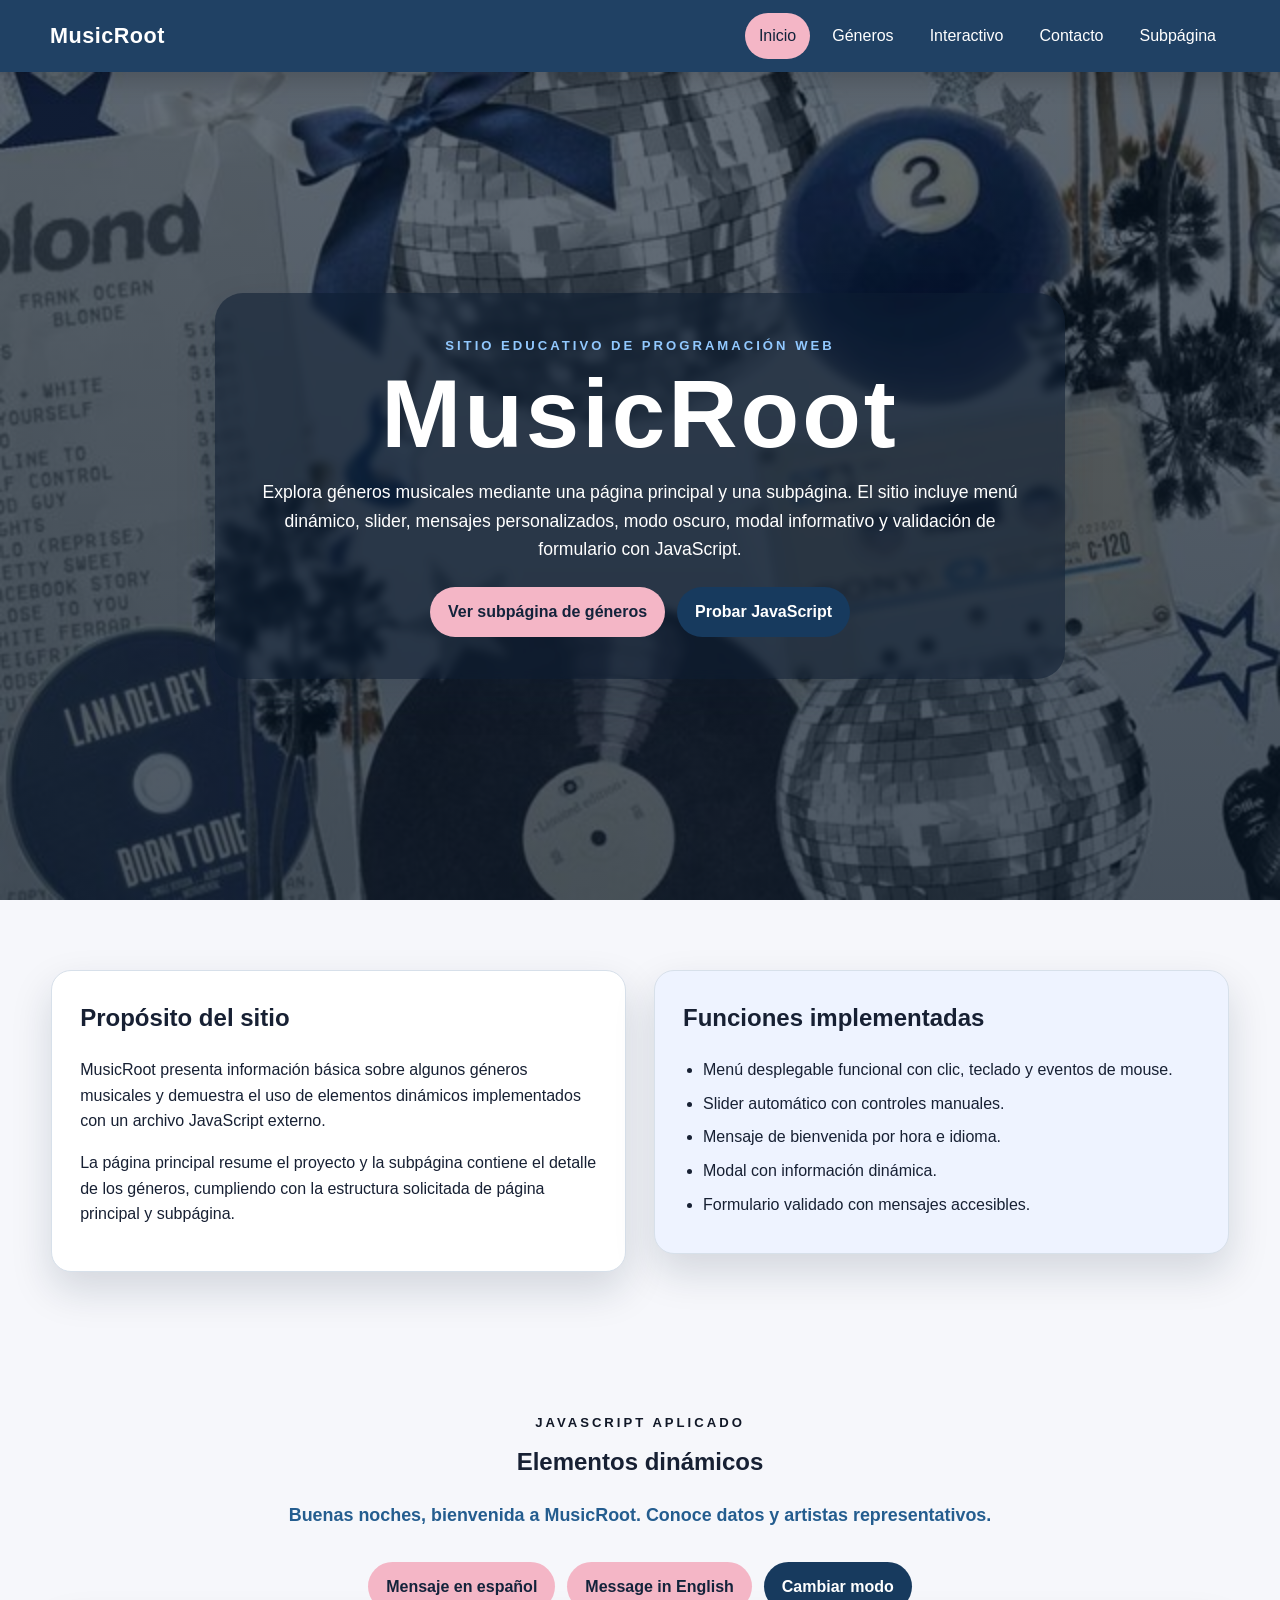
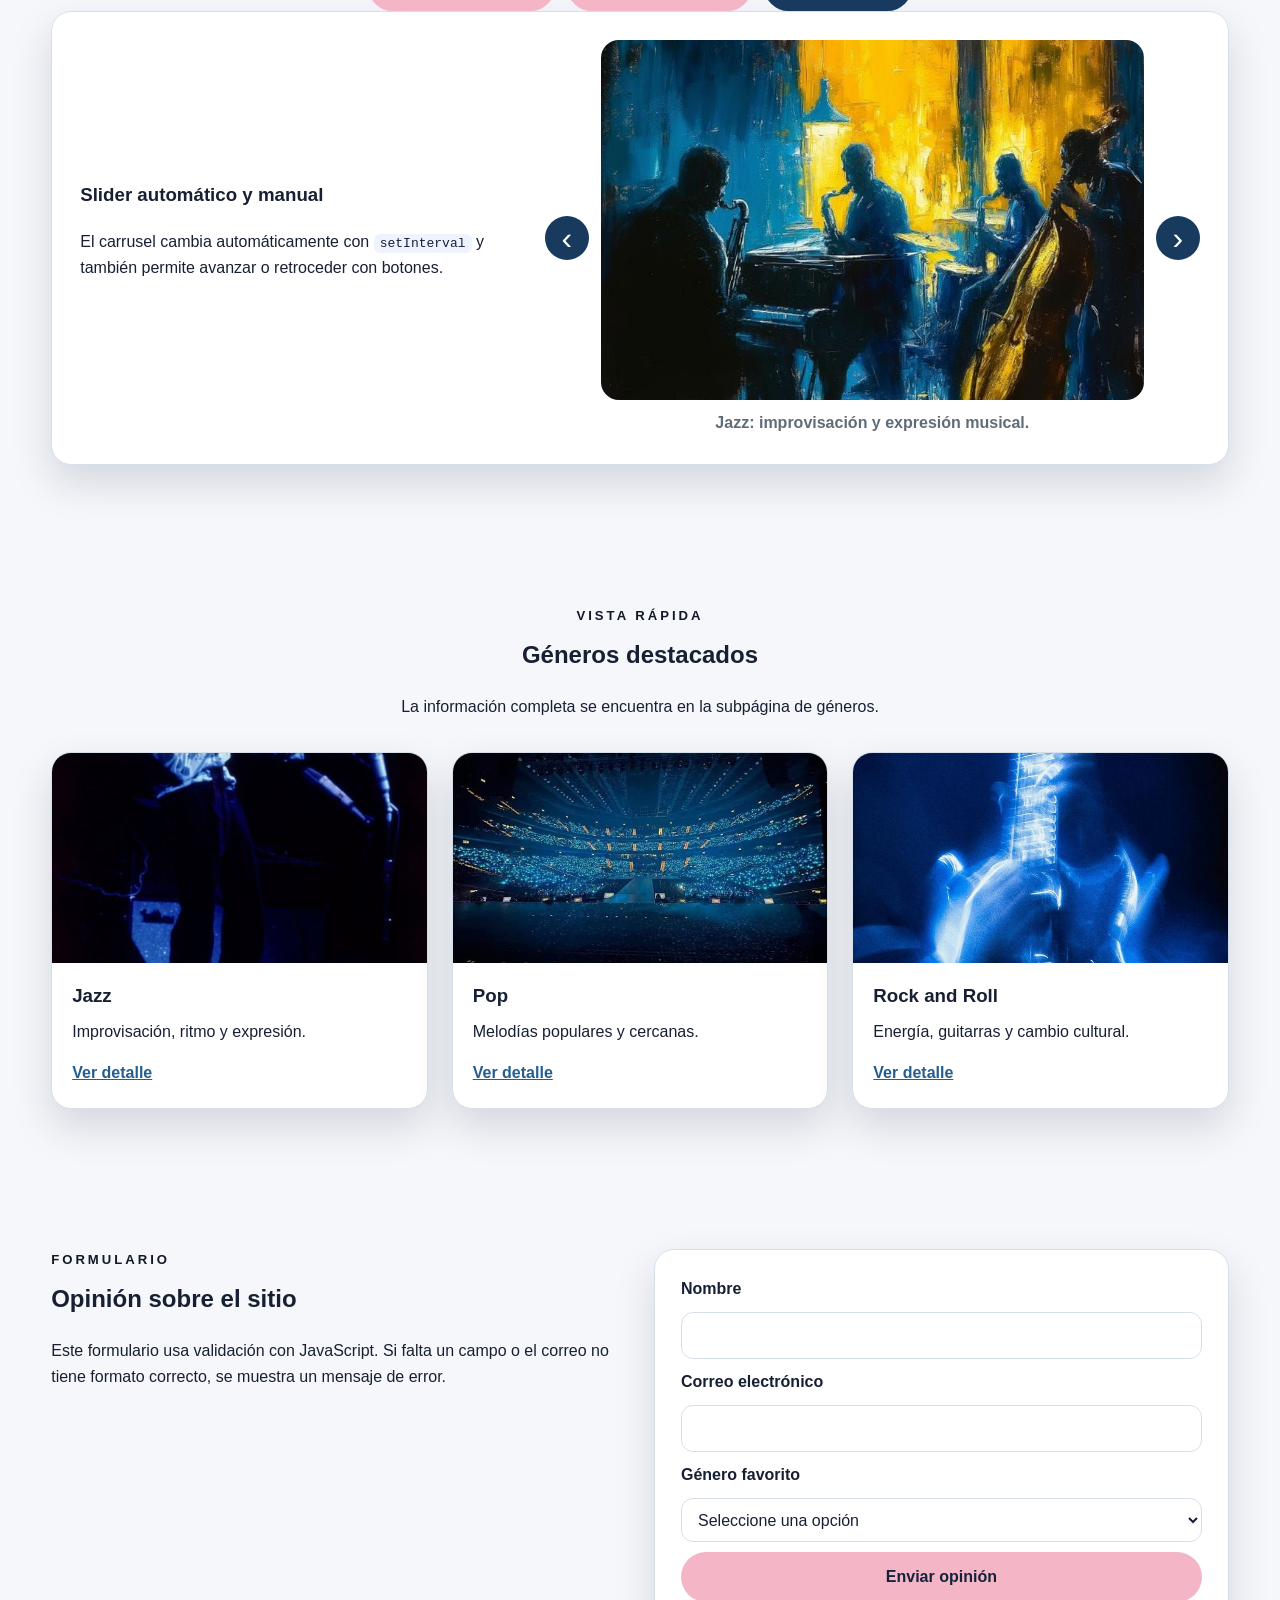
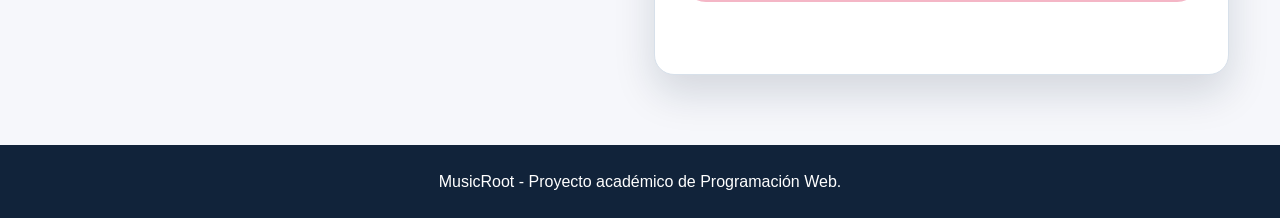
<file: index.html>
<!DOCTYPE html>
<html lang="es">
<head>
  <meta charset="UTF-8">
  <meta name="viewport" content="width=device-width, initial-scale=1.0">
  <title>MusicRoot | Página principal</title>
  <meta name="description" content="Sitio web educativo sobre géneros musicales con elementos dinámicos desarrollados en JavaScript.">
  <link rel="stylesheet" href="css/style.css">
  <script src="js/app.js" defer></script>
</head>
<body>
  <!--
  <a class="skip-link" href="#contenido">Saltar al contenido principal</a>-->

  <header class="site-header">
    <div class="header-inner">
      <a class="brand" href="index.html" aria-label="Ir a la página principal de MusicRoot">MusicRoot</a>

      <button class="nav-toggle" type="button" aria-expanded="false" aria-controls="menu-principal">
        <span class="sr-only">Abrir o cerrar menú principal</span>
        <span aria-hidden="true">☰</span>
      </button>

      <nav class="main-nav" aria-label="Menú principal">
        <ul id="menu-principal" class="nav-list">
          <li><a class="active" href="index.html">Inicio</a></li>
          <li class="has-submenu">
            <button class="submenu-btn" type="button" aria-expanded="false" aria-controls="submenu-generos">Géneros</button>
            <ul id="submenu-generos" class="submenu" aria-label="Submenú de géneros musicales">
              <li><a href="generos.html#jazz">Jazz</a></li>
              <li><a href="generos.html#pop">Pop</a></li>
              <li><a href="generos.html#blues">Blues</a></li>
              <li><a href="generos.html#hiphop">Hip Hop</a></li>
              <li><a href="generos.html#rock">Rock and Roll</a></li>
              <li><a href="generos.html#rnb">R&amp;B</a></li>
            </ul>
          </li>
          <li><a href="#interactivo">Interactivo</a></li>
          <li><a href="#contacto">Contacto</a></li>
          <li><a href="generos.html">Subpágina</a></li>
        </ul>
      </nav>
    </div>
  </header>

  <main id="contenido">
    <section class="hero" aria-labelledby="titulo-principal">
      <div class="hero-content">
        <h2 class="eyebrow_title">Sitio educativo de programación web</h2>
        <h1 id="titulo-principal">MusicRoot</h1>
        <p>Explora géneros musicales mediante una página principal y una subpágina. El sitio incluye menú dinámico, slider, mensajes personalizados, modo oscuro, modal informativo y validación de formulario con JavaScript.</p>
        <div class="hero-actions">
          <a class="btn primary" href="generos.html">Ver subpágina de géneros</a>
          <a class="btn secondary" href="#interactivo">Probar JavaScript</a>
        </div>
      </div>
    </section>

    <section class="intro-section" aria-labelledby="titulo-sitio">
      <div class="section-wrapper two-columns">
        <article class="card">
          <h2 id="titulo-sitio">Propósito del sitio</h2>
          <p>MusicRoot presenta información básica sobre algunos géneros musicales y demuestra el uso de elementos dinámicos implementados con un archivo JavaScript externo.</p>
          <p>La página principal resume el proyecto y la subpágina contiene el detalle de los géneros, cumpliendo con la estructura solicitada de página principal y subpágina.</p>
        </article>
        <article class="card accent-card">
          <h2>Funciones implementadas</h2>
          <ul class="check-list">
            <li>Menú desplegable funcional con clic, teclado y eventos de mouse.</li>
            <li>Slider automático con controles manuales.</li>
            <li>Mensaje de bienvenida por hora e idioma.</li>
            <li>Modal con información dinámica.</li>
            <li>Formulario validado con mensajes accesibles.</li>
          </ul>
        </article>
      </div>
    </section>

    <section id="interactivo" class="interactive-section" aria-labelledby="titulo-interactivo">
      <div class="section-wrapper">
        <div class="section-heading">
          <p class="eyebrow">JavaScript aplicado</p>
          <h2 id="titulo-interactivo">Elementos dinámicos</h2>
          <p id="welcome-message" class="welcome-message" aria-live="polite">Bienvenida a MusicRoot.</p>
        </div>

        <div class="controls-row" aria-label="Controles interactivos">
          <button type="button" class="lang-btn" data-lang="es">Mensaje en español</button>
          <button type="button" class="lang-btn" data-lang="en">Message in English</button>
          <button type="button" id="theme-toggle" class="theme-btn" aria-pressed="false">Cambiar modo</button>
        </div>

        <article class="slider-card" aria-labelledby="titulo-slider">
          <div class="slider-copy">
            <h3 id="titulo-slider">Slider automático y manual</h3>
            <p>El carrusel cambia automáticamente con <code>setInterval</code> y también permite avanzar o retroceder con botones.</p>
          </div>
          <div class="slider" aria-roledescription="carrusel" aria-label="Slider de géneros musicales">
            <button class="slider-control prev" type="button" aria-label="Ver imagen anterior">‹</button>
            <figure>
              <img id="slider-image" src="imagenes/jazz1.jfif" alt="Músico interpretando jazz en un escenario">
              <figcaption id="slider-caption" aria-live="polite">Jazz: improvisación y expresión musical.</figcaption>
            </figure>
            <button class="slider-control next" type="button" aria-label="Ver imagen siguiente">›</button>
          </div>
        </article>
      </div>
    </section>

    <section class="preview-section" aria-labelledby="titulo-preview">
      <div class="section-wrapper">
        <div class="section-heading">
          <p class="eyebrow">Vista rápida</p>
          <h2 id="titulo-preview">Géneros destacados</h2>
          <p>La información completa se encuentra en la subpágina de géneros.</p>
        </div>
        <div class="preview-grid">
          <article class="genre-preview">
            <img src="imagenes/jazzmusico.jfif" alt="Músico de jazz tocando un instrumento">
            <h3>Jazz</h3>
            <p>Improvisación, ritmo y expresión.</p>
            <a href="generos.html#jazz">Ver detalle</a>
          </article>
          <article class="genre-preview">
            <img src="imagenes/popescenario.jfif" alt="Escenario iluminado de música pop">
            <h3>Pop</h3>
            <p>Melodías populares y cercanas.</p>
            <a href="generos.html#pop">Ver detalle</a>
          </article>
          <article class="genre-preview">
            <img src="imagenes/Rock1.jfif" alt="Imagen de una presentación de rock and roll">
            <h3>Rock and Roll</h3>
            <p>Energía, guitarras y cambio cultural.</p>
            <a href="generos.html#rock">Ver detalle</a>
          </article>
        </div>
      </div>
    </section>

    <section id="contacto" class="contact-section" aria-labelledby="titulo-contacto">
      <div class="section-wrapper contact-layout">
        <div>
          <p class="eyebrow">Formulario</p>
          <h2 id="titulo-contacto">Opinión sobre el sitio</h2>
          <p>Este formulario usa validación con JavaScript. Si falta un campo o el correo no tiene formato correcto, se muestra un mensaje de error.</p>
        </div>
        <form id="contact-form" class="contact-form" novalidate>
          <label for="name">Nombre</label>
          <input id="name" name="name" type="text" autocomplete="name" required>

          <label for="email">Correo electrónico</label>
          <input id="email" name="email" type="email" autocomplete="email" required>

          <label for="favorite">Género favorito</label>
          <select id="favorite" name="favorite" required>
            <option value="">Seleccione una opción</option>
            <option value="Jazz">Jazz</option>
            <option value="Pop">Pop</option>
            <option value="Blues">Blues</option>
            <option value="Hip Hop">Hip Hop</option>
            <option value="Rock and Roll">Rock and Roll</option>
            <option value="R&B">R&amp;B</option>
          </select>

          <button type="submit" class="btn primary">Enviar opinión</button>
          <p id="form-message" class="form-message" aria-live="polite"></p>
        </form>
      </div>
    </section>
  </main>

  <div id="info-modal" class="modal" hidden role="dialog" aria-modal="true" aria-labelledby="modal-title">
    <div class="modal-box">
      <button class="modal-close" type="button" aria-label="Cerrar ventana informativa">×</button>
      <h2 id="modal-title">Información</h2>
      <p id="modal-text"></p>
    </div>
  </div>

  <footer class="site-footer">
    <p>MusicRoot - Proyecto académico de Programación Web.</p>
  </footer>
</body>
</html>
</file>
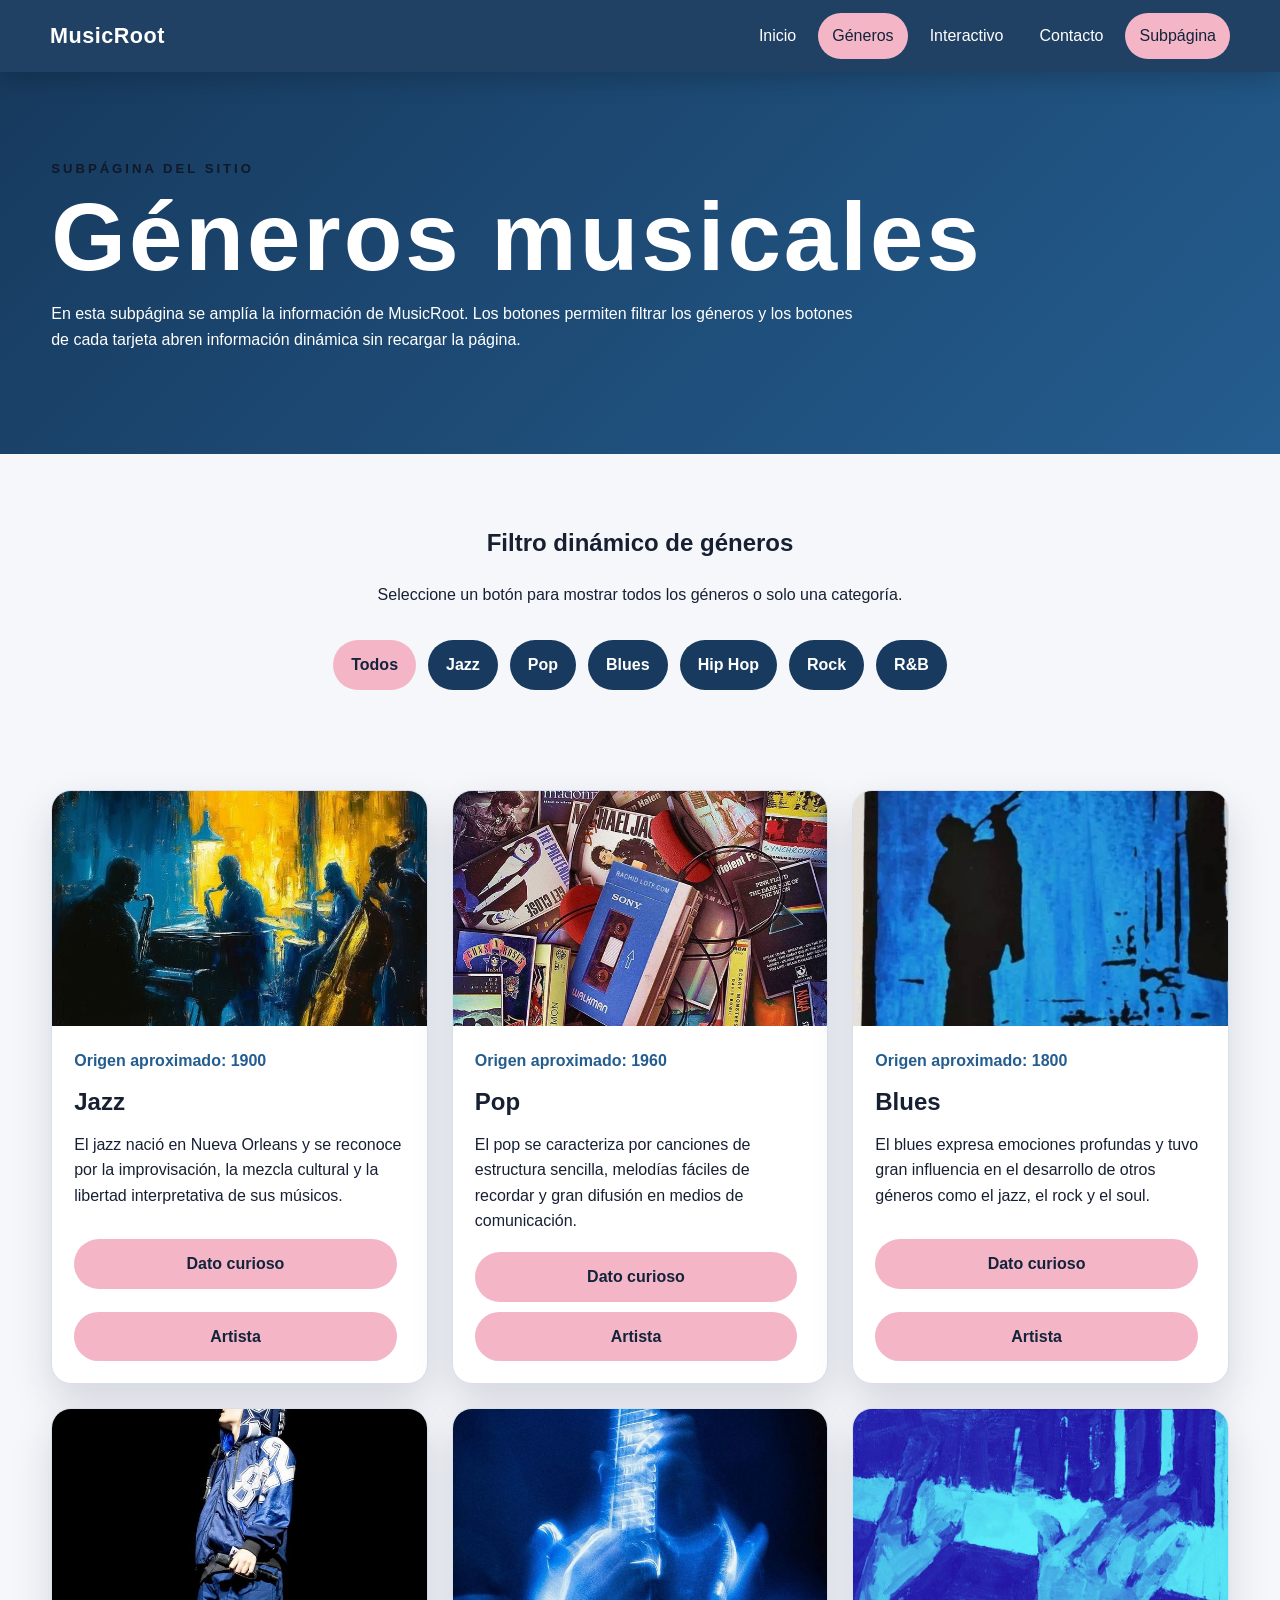
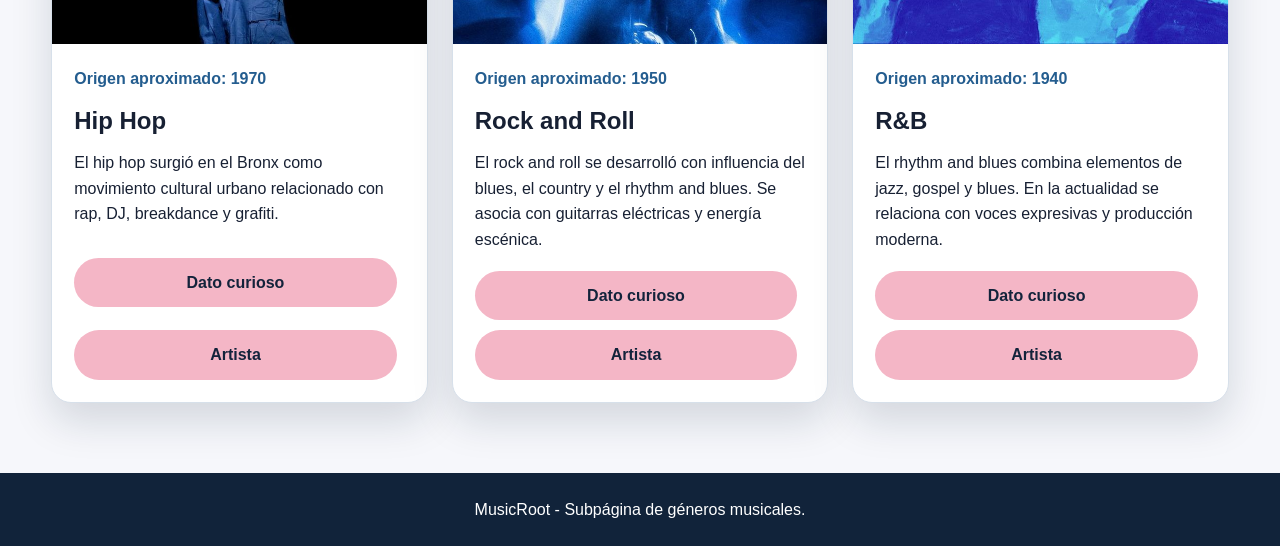
<file: generos.html>
<!DOCTYPE html>
<html lang="es">
<head>
  <meta charset="UTF-8">
  <meta name="viewport" content="width=device-width, initial-scale=1.0">
  <title>MusicRoot | Subpágina de géneros</title>
  <meta name="description" content="Subpágina de MusicRoot con información sobre géneros musicales y filtros dinámicos con JavaScript.">
  <link rel="stylesheet" href="css/style.css">
  <script src="js/app.js" defer></script>
</head>
<body>
  <a class="skip-link" href="#contenido">Saltar al contenido principal</a>

  <header class="site-header">
    <div class="header-inner">
      <a class="brand" href="index.html" aria-label="Ir a la página principal de MusicRoot">MusicRoot</a>

      <button class="nav-toggle" type="button" aria-expanded="false" aria-controls="menu-principal">
        <span class="sr-only">Abrir o cerrar menú principal</span>
        <span aria-hidden="true">☰</span>
      </button>

      <nav class="main-nav" aria-label="Menú principal">
        <ul id="menu-principal" class="nav-list">
          <li><a href="index.html">Inicio</a></li>
          <li class="has-submenu">
            <button class="submenu-btn active" type="button" aria-expanded="false" aria-controls="submenu-generos">Géneros</button>
            <ul id="submenu-generos" class="submenu" aria-label="Submenú de géneros musicales">
              <li><a href="#jazz">Jazz</a></li>
              <li><a href="#pop">Pop</a></li>
              <li><a href="#blues">Blues</a></li>
              <li><a href="#hiphop">Hip Hop</a></li>
              <li><a href="#rock">Rock and Roll</a></li>
              <li><a href="#rnb">R&amp;B</a></li>
            </ul>
          </li>
          <li><a href="index.html#interactivo">Interactivo</a></li>
          <li><a href="index.html#contacto">Contacto</a></li>
          <li><a class="active" href="generos.html">Subpágina</a></li>
        </ul>
      </nav>
    </div>
  </header>

  <main id="contenido">
    <section class="subpage-hero" aria-labelledby="titulo-generos">
      <div class="section-wrapper">
        <p class="eyebrow">Subpágina del sitio</p>
        <h1 id="titulo-generos">Géneros musicales</h1>
        <p>En esta subpágina se amplía la información de MusicRoot. Los botones permiten filtrar los géneros y los botones de cada tarjeta abren información dinámica sin recargar la página.</p>
      </div>
    </section>

    <section class="filter-section" aria-labelledby="titulo-filtros">
      <div class="section-wrapper">
        <div class="section-heading">
          <h2 id="titulo-filtros">Filtro dinámico de géneros</h2>
          <p>Seleccione un botón para mostrar todos los géneros o solo una categoría.</p>
        </div>
        <div class="filter-controls" aria-label="Filtros de géneros musicales">
          <button type="button" class="filter-btn active" data-filter="all" aria-pressed="true">Todos</button>
          <button type="button" class="filter-btn" data-filter="jazz">Jazz</button>
          <button type="button" class="filter-btn" data-filter="pop">Pop</button>
          <button type="button" class="filter-btn" data-filter="blues">Blues</button>
          <button type="button" class="filter-btn" data-filter="hiphop">Hip Hop</button>
          <button type="button" class="filter-btn" data-filter="rock">Rock</button>
          <button type="button" class="filter-btn" data-filter="rnb">R&amp;B</button>
        </div>
      </div>
    </section>

    <section class="genre-detail-section" aria-label="Detalle de géneros musicales">
      <div class="section-wrapper genre-detail-grid">
        <article id="jazz" class="genre-card" data-category="jazz">
          <img src="imagenes/jazz1.jfif" alt="Presentación musical relacionada con el jazz">
          <div class="genre-card-body">
            <p class="year">Origen aproximado: 1900</p>
            <h2>Jazz</h2>
            <p>El jazz nació en Nueva Orleans y se reconoce por la improvisación, la mezcla cultural y la libertad interpretativa de sus músicos.</p>
            <button class="pill-btn fact-btn" type="button" data-fact="El jazz convirtió la improvisación en una parte fundamental de la interpretación musical.">Dato curioso</button>
            <button class="pill-btn artist-btn" type="button" data-artist="Louis Armstrong es uno de los artistas más reconocidos en la historia del jazz.">Artista</button>
          </div>
        </article>

        <article id="pop" class="genre-card" data-category="pop">
          <img src="imagenes/pop1.jfif" alt="Concierto de música pop con luces de escenario">
          <div class="genre-card-body">
            <p class="year">Origen aproximado: 1960</p>
            <h2>Pop</h2>
            <p>El pop se caracteriza por canciones de estructura sencilla, melodías fáciles de recordar y gran difusión en medios de comunicación.</p>
            <button class="pill-btn fact-btn" type="button" data-fact="El pop cambia con facilidad porque incorpora sonidos de distintas épocas y culturas.">Dato curioso</button>
            <button class="pill-btn artist-btn" type="button" data-artist="Michael Jackson es reconocido mundialmente como uno de los artistas más importantes del pop.">Artista</button>
          </div>
        </article>

        <article id="blues" class="genre-card" data-category="blues">
          <img src="imagenes/bluesartist.jfif" alt="Artista interpretando blues con guitarra">
          <div class="genre-card-body">
            <p class="year">Origen aproximado: 1800</p>
            <h2>Blues</h2>
            <p>El blues expresa emociones profundas y tuvo gran influencia en el desarrollo de otros géneros como el jazz, el rock y el soul.</p>
            <button class="pill-btn fact-btn" type="button" data-fact="El blues influyó directamente en el nacimiento del rock and roll.">Dato curioso</button>
            <button class="pill-btn artist-btn" type="button" data-artist="B. B. King es uno de los guitarristas más representativos del blues.">Artista</button>
          </div>
        </article>

        <article id="hiphop" class="genre-card" data-category="hiphop">
          <img src="imagenes/hiphop1.jfif" alt="Imagen representativa de la cultura hip hop">
          <div class="genre-card-body">
            <p class="year">Origen aproximado: 1970</p>
            <h2>Hip Hop</h2>
            <p>El hip hop surgió en el Bronx como movimiento cultural urbano relacionado con rap, DJ, breakdance y grafiti.</p>
            <button class="pill-btn fact-btn" type="button" data-fact="El hip hop no es solo música, también integra baile, arte visual y expresión social.">Dato curioso</button>
            <button class="pill-btn artist-btn" type="button" data-artist="Tupac Shakur es uno de los referentes más conocidos del rap y la cultura hip hop.">Artista</button>
          </div>
        </article>

        <article id="rock" class="genre-card" data-category="rock">
          <img src="imagenes/Rock1.jfif" alt="Presentación relacionada con rock and roll">
          <div class="genre-card-body">
            <p class="year">Origen aproximado: 1950</p>
            <h2>Rock and Roll</h2>
            <p>El rock and roll se desarrolló con influencia del blues, el country y el rhythm and blues. Se asocia con guitarras eléctricas y energía escénica.</p>
            <button class="pill-btn fact-btn" type="button" data-fact="El rock and roll fue clave en los cambios culturales juveniles de los años cincuenta y sesenta.">Dato curioso</button>
            <button class="pill-btn artist-btn" type="button" data-artist="Elvis Presley es uno de los artistas más asociados con el rock and roll clásico.">Artista</button>
          </div>
        </article>

        <article id="rnb" class="genre-card" data-category="rnb">
          <img src="imagenes/rbpiano.jfif" alt="Piano asociado al rhythm and blues">
          <div class="genre-card-body">
            <p class="year">Origen aproximado: 1940</p>
            <h2>R&amp;B</h2>
            <p>El rhythm and blues combina elementos de jazz, gospel y blues. En la actualidad se relaciona con voces expresivas y producción moderna.</p>
            <button class="pill-btn fact-btn" type="button" data-fact="El R&B evolucionó hasta mezclarse con soul, funk, pop y música urbana contemporánea.">Dato curioso</button>
            <button class="pill-btn artist-btn" type="button" data-artist="Ray Charles y Aretha Franklin son figuras importantes vinculadas al R&B y el soul.">Artista</button>
          </div>
        </article>
      </div>
    </section>
  </main>

  <div id="info-modal" class="modal" hidden role="dialog" aria-modal="true" aria-labelledby="modal-title">
    <div class="modal-box">
      <button class="modal-close" type="button" aria-label="Cerrar ventana informativa">×</button>
      <h2 id="modal-title">Información</h2>
      <p id="modal-text"></p>
    </div>
  </div>

  <footer class="site-footer">
    <p>MusicRoot - Subpágina de géneros musicales.</p>
  </footer>
</body>
</html>
</file>
<file: css/style.css>
:root{
  --bg:#f6f7fb;
  --surface:#ffffff;
  --surface-2:#eef3ff;
  --text:#172033;
  --muted:#5f6d7a;
  --primary:#173a5e;
  --primary-2:#245d8f;
  --accent:#f4b6c6;
  --accent-2:#111827;
  --border:#d7e0ea;
  --shadow:0 18px 40px rgba(12, 31, 53, .15);
  --radius:20px;
  --accent-3:#92c9ff;
}

body.dark-mode{
  --bg:#0f1724;
  --surface:#172235;
  --surface-2:#21314a;
  --text:#f5f7fb;
  --muted:#c4cfda;
  --primary:#6fb6ff;
  --primary-2:#92c9ff;
  --accent:#f4b6c6;
  --accent-2:#ffda82;
  --border:#33445c;
  --accent-3:#92c9ff;
  --shadow:0 18px 40px rgba(0, 0, 0, .35);
}

*{box-sizing:border-box}

html{scroll-behavior:smooth}

body{
  margin:0;
  font-family:Arial, Helvetica, sans-serif;
  background:var(--bg);
  color:var(--text);
  line-height:1.6;
}

a{color:inherit}

img{max-width:100%;display:block}

button,input,select{font:inherit}

.skip-link{
  position:absolute;
  left:-999px;
  top:10px;
  background:var(--accent-2);
  color:#111827;
  padding:10px 16px;
  border-radius:10px;
  z-index:9999;
}

.skip-link:focus{left:10px}

.sr-only{
  position:absolute;
  width:1px;
  height:1px;
  padding:0;
  margin:-1px;
  overflow:hidden;
  clip:rect(0,0,0,0);
  white-space:nowrap;
  border:0;
}

:focus-visible{
  outline:3px solid var(--accent-2);
  outline-offset:3px;
}

.site-header{
  position:sticky;
  top:0;
  z-index:1000;
  background:rgba(23,58,94,.96);
  color:#fff;
  box-shadow:0 8px 24px rgba(0,0,0,.18);
}

.header-inner{
  width:min(1180px, 94%);
  margin:0 auto;
  min-height:72px;
  display:flex;
  align-items:center;
  justify-content:space-between;
  gap:20px;
}

.brand{
  font-size:1.35rem;
  font-weight:800;
  letter-spacing:.5px;
  text-decoration:none;
}

.nav-toggle{
  display:none;
  width:46px;
  height:42px;
  border:1px solid rgba(255,255,255,.35);
  background:transparent;
  color:#fff;
  border-radius:12px;
  cursor:pointer;
}

.nav-list{
  list-style:none;
  display:flex;
  align-items:center;
  gap:8px;
  margin:0;
  padding:0;
}

.nav-list a,
.submenu-btn{
  display:inline-flex;
  align-items:center;
  min-height:42px;
  border:0;
  background:transparent;
  color:#fff;
  text-decoration:none;
  padding:10px 14px;
  border-radius:999px;
  cursor:pointer;
}

.nav-list a:hover,
.submenu-btn:hover,
.nav-list a:focus-visible,
.submenu-btn:focus-visible,
.nav-list .active,
.submenu-btn.active,
.submenu-btn[aria-expanded="true"]{
  background:var(--accent);
  color:#13233b;
}

.has-submenu{position:relative}

.submenu{
  position:absolute;
  top:calc(100% + 0px);
  left:0;
  min-width:220px;
  display:none;
  list-style:none;
  margin:0;
  padding:10px;
  background:#173a5e;
  border:1px solid rgba(255,255,255,.18);
  border-radius:18px;
  box-shadow:var(--shadow);
}

.submenu.open{display:block}

.submenu a{
  width:100%;
  justify-content:flex-start;
  border-radius:12px;
}

.section-wrapper{
  width:min(1180px, 92%);
  margin:0 auto;
}

.hero{
  min-height:calc(100vh - 72px);
  display:grid;
  place-items:center;
  padding:72px 0;
  background:linear-gradient(rgba(8,23,39,.62), rgba(8,23,39,.72)), url('../imagenes/fondoinicio.jfif') center/cover no-repeat;
  color:#fff;
}

.hero-content{
  width:min(850px, 92%);
  text-align:center;
  background:rgba(14,30,50,.56);
  padding:42px 32px;
  border-radius:28px;
  box-shadow:var(--shadow);
  backdrop-filter:blur(4px);
}

.eyebrow{
  text-transform:uppercase;
  letter-spacing:3px;
  font-size:.82rem;
  font-weight:700;
  color:var(--accent-2);
  margin:0 0 10px;
}
.eyebrow_title{
  text-transform:uppercase;
  letter-spacing:3px;
  font-size:.82rem;
  font-weight:700;
  color:var(--accent-3);
  margin:0 0 10px;
}
h1,h2,h3,p{margin-top:0}

.hero h1,
.subpage-hero h1{
  margin:0 0 16px;
  font-size:clamp(2.8rem, 8vw, 6rem);
  line-height:1;
  letter-spacing:3px;
}

.hero p{font-size:1.1rem}

.hero-actions,
.controls-row,
.filter-controls{
  display:flex;
  flex-wrap:wrap;
  justify-content:center;
  gap:12px;
  margin-top:24px;
}

.btn,
.lang-btn,
.theme-btn,
.filter-btn,
.pill-btn{
  border:0;
  border-radius:999px;
  padding:12px 18px;
  font-weight:700;
  cursor:pointer;
  text-decoration:none;
  display:inline-flex;
  align-items:center;
  justify-content:center;
  min-height:44px;
}

.btn.primary,
.lang-btn,
.filter-btn.active,
.pill-btn{
  background:var(--accent);
  color:#13233b;
}

.btn.secondary,
.theme-btn,
.filter-btn{
  background:var(--primary);
  color:#fff;
}

.intro-section,
.interactive-section,
.preview-section,
.contact-section,
.filter-section,
.genre-detail-section{
  padding:70px 0;
}

.two-columns,
.contact-layout{
  display:grid;
  grid-template-columns:1fr 1fr;
  gap:28px;
  align-items:start;
}

.card,
.slider-card,
.genre-preview,
.contact-form,
.genre-card,
.modal-box{
  background:var(--surface);
  border:1px solid var(--border);
  border-radius:var(--radius);
  box-shadow:var(--shadow);
}

.card{padding:28px}

.accent-card{background:var(--surface-2)}

.check-list{padding-left:20px;margin:0}

.check-list li{margin-bottom:8px}

.section-heading{
  text-align:center;
  max-width:760px;
  margin:0 auto 32px;
}

.welcome-message{
  font-size:1.12rem;
  font-weight:700;
  color:var(--primary-2);
}

.slider-card{
  display:grid;
  grid-template-columns:.8fr 1.2fr;
  gap:28px;
  padding:28px;
  align-items:center;
}

.slider-copy code{
  background:var(--surface-2);
  padding:2px 6px;
  border-radius:6px;
}

.slider{
  display:grid;
  grid-template-columns:auto 1fr auto;
  align-items:center;
  gap:12px;
}

.slider figure{margin:0}

.slider img{
  width:100%;
  height:360px;
  object-fit:cover;
  border-radius:18px;
}

.slider figcaption{
  text-align:center;
  margin-top:10px;
  color:var(--muted);
  font-weight:700;
}

.slider-control{
  width:44px;
  height:44px;
  border:0;
  border-radius:50%;
  background:var(--primary);
  color:#fff;
  font-size:2rem;
  line-height:1;
  cursor:pointer;
}

.preview-grid,
.genre-detail-grid{
  display:grid;
  grid-template-columns:repeat(3, minmax(0, 1fr));
  gap:24px;
}

.genre-preview{overflow:hidden}

.genre-preview img{
  width:100%;
  height:210px;
  object-fit:cover;
}

.genre-preview h3,
.genre-preview p,
.genre-preview a{margin-left:20px;margin-right:20px}

.genre-preview h3{margin-top:18px;margin-bottom:8px}

.genre-preview a{
  display:inline-block;
  margin-bottom:22px;
  color:var(--primary-2);
  font-weight:800;
}

.contact-form{
  padding:26px;
  display:grid;
  gap:10px;
}

.contact-form label{font-weight:700}

.contact-form input,
.contact-form select{
  min-height:44px;
  border:1px solid var(--border);
  border-radius:12px;
  padding:10px 12px;
  background:var(--surface);
  color:var(--text);
}

.form-message{
  min-height:28px;
  margin:8px 0 0;
  font-weight:700;
}

.form-message.error{color:#b3261e}
.form-message.success{color:#146c2e}

.subpage-hero{
  padding:86px 0;
  background:linear-gradient(135deg, #173a5e, #245d8f);
  color:#fff;
}

.subpage-hero p{max-width:820px}

.filter-section{padding-bottom:30px}

.genre-card{
  overflow:hidden;
  display:flex;
  flex-direction:column;
}

.genre-card[hidden]{display:none}

.genre-card img{
  width:100%;
  height:235px;
  object-fit:cover;
}

.genre-card-body{
  padding:22px;
  display:flex;
  flex-direction:column;
  gap:10px;
  flex:1;
}

.genre-card .year{
  color:var(--primary-2);
  font-weight:800;
  margin:0;
}

.genre-card h2{margin:0}

.genre-card p{margin-bottom:8px}

.pill-btn{margin-right:8px;margin-top:auto}

.modal{
  position:fixed;
  inset:0;
  background:rgba(4,12,22,.72);
  z-index:2000;
  display:grid;
  place-items:center;
  padding:20px;
}

.modal[hidden]{display:none}

.modal-box{
  width:min(520px, 100%);
  padding:30px;
  position:relative;
}

.modal-close{
  position:absolute;
  top:12px;
  right:12px;
  width:40px;
  height:40px;
  border:0;
  border-radius:50%;
  background:var(--primary);
  color:#fff;
  font-size:1.4rem;
  cursor:pointer;
}

.site-footer{
  background:#11233a;
  color:#fff;
  text-align:center;
  padding:24px 16px;
}

.site-footer p{margin:0}

@media (max-width: 960px){
  .slider-card,
  .two-columns,
  .contact-layout{grid-template-columns:1fr}
  .preview-grid,
  .genre-detail-grid{grid-template-columns:repeat(2, minmax(0, 1fr))}
}

@media (max-width: 760px){
  .header-inner{min-height:66px}
  .nav-toggle{display:inline-grid;place-items:center}
  .main-nav{width:100%}
  .header-inner{flex-wrap:wrap}
  .nav-list{
    display:none;
    width:100%;
    flex-direction:column;
    align-items:stretch;
    padding:0 0 14px;
  }
  .nav-list.open{display:flex}
  .nav-list a,
  .submenu-btn{width:100%;justify-content:space-between;border-radius:12px}
  .has-submenu{width:100%}
  .submenu{
    position:static;
    min-width:100%;
    margin-top:6px;
    box-shadow:none;
    border-radius:12px;
    background:rgba(255,255,255,.1);
  }
  .hero{min-height:auto;padding:70px 0}
  .hero-content{padding:32px 22px}
  .intro-section,
  .interactive-section,
  .preview-section,
  .contact-section,
  .filter-section,
  .genre-detail-section{padding:48px 0}
  .slider{grid-template-columns:1fr}
  .slider-control{margin:0 auto}
  .slider img{height:260px}
  .preview-grid,
  .genre-detail-grid{grid-template-columns:1fr}
}
</file>
